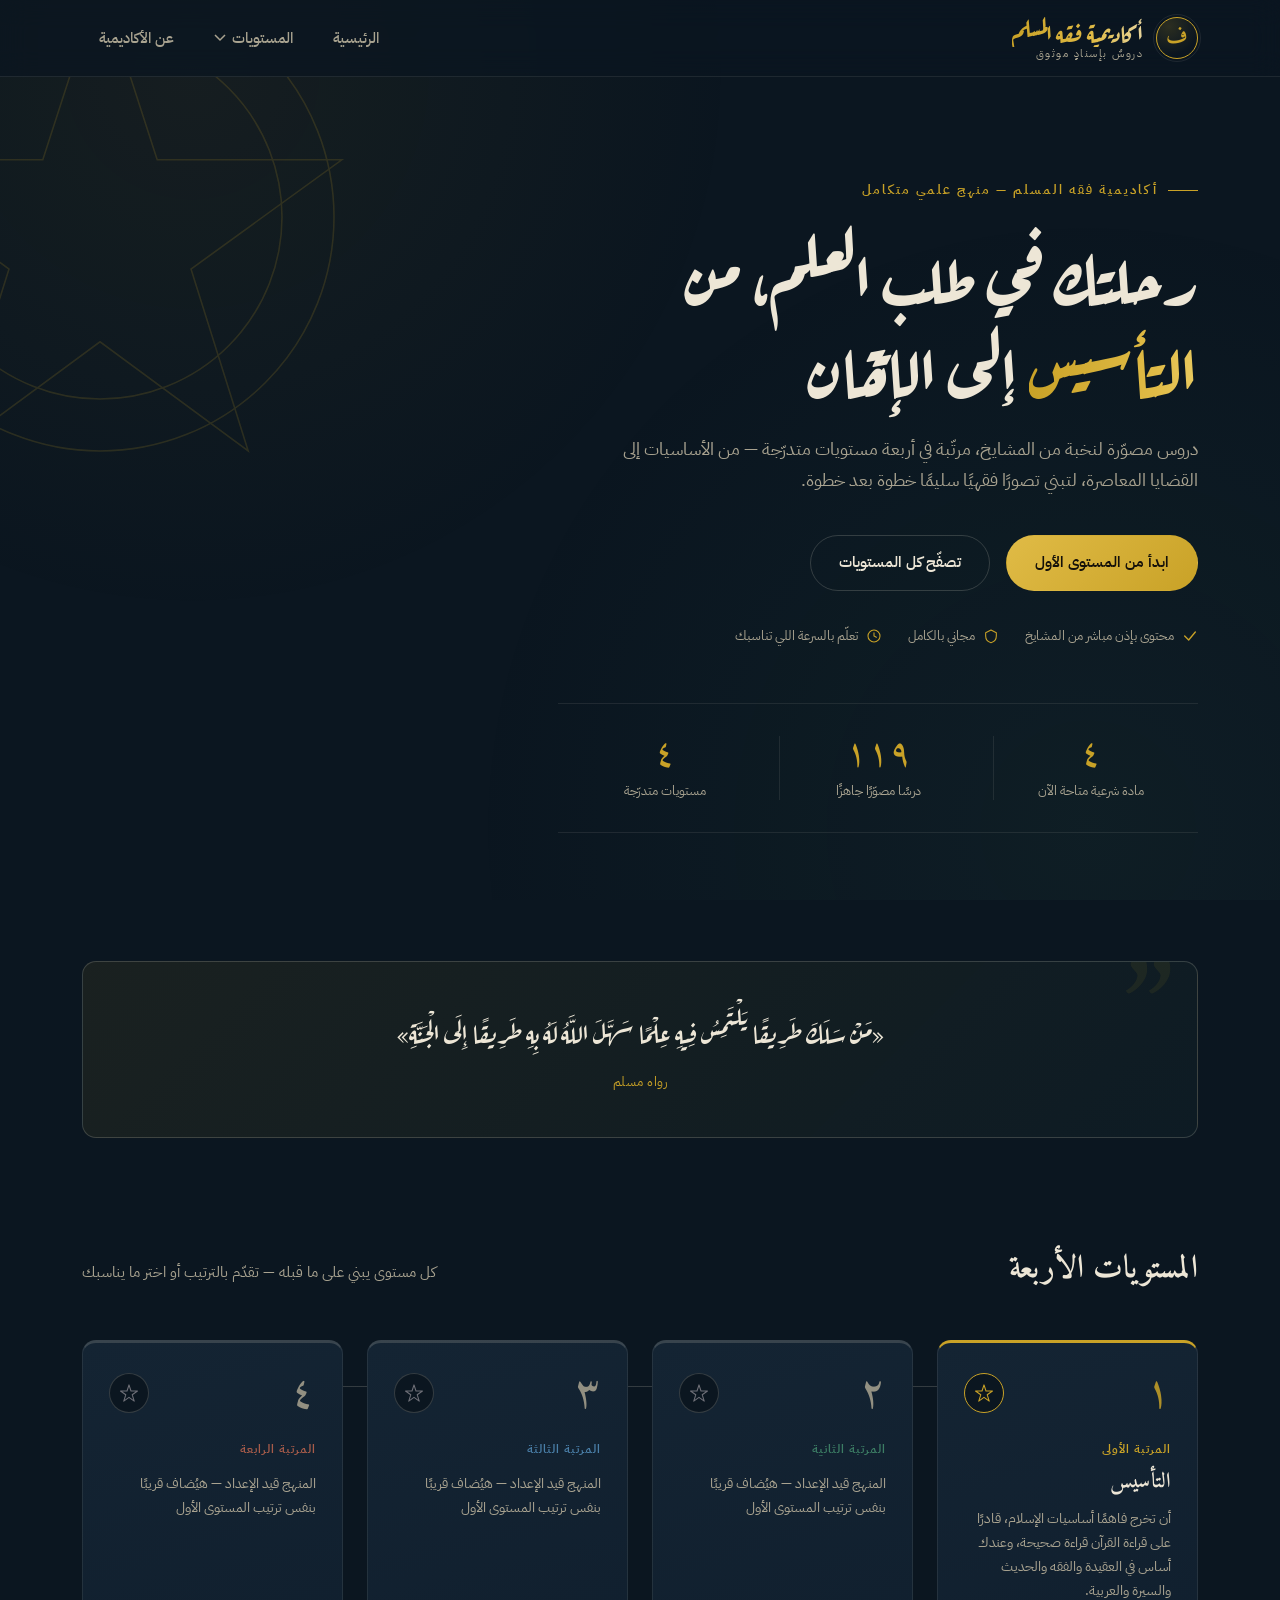
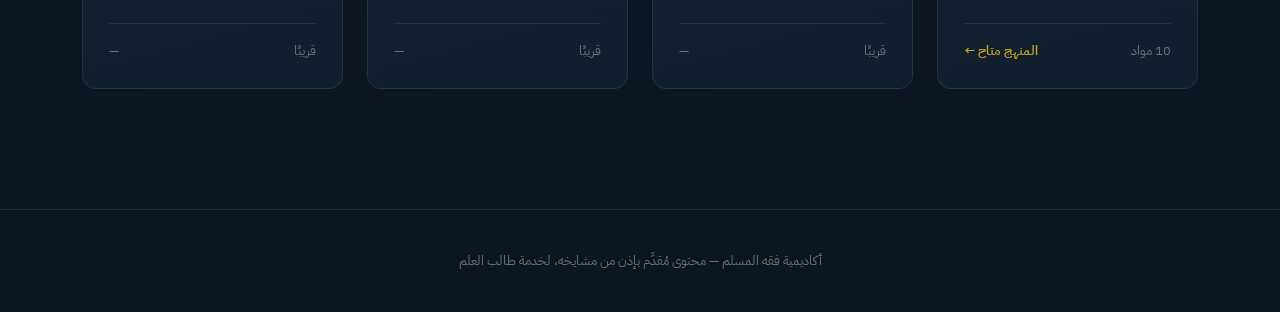
<file: index.html>
<!DOCTYPE html>
<html lang="ar" dir="rtl">
<head>
<meta charset="UTF-8" />
<meta name="viewport" content="width=device-width, initial-scale=1.0" />
<title>أكاديمية فقه المسلم — دروس فقهية موثوقة بإسناد علمي</title>
<meta name="description" content="منصة تعليمية تجمع الدروس الفقهية من الشيوخ الموثوقين، مرتبة في أربعة مستويات تدريجية." />
<meta property="og:title" content="أكاديمية فقه المسلم — دروس فقهية موثوقة بإسناد علمي" />
<meta property="og:description" content="دروس مصوّرة لنخبة من المشايخ، مرتّبة في أربعة مستويات متدرّجة." />
<meta property="og:type" content="website" />
<meta name="theme-color" content="#0B1620" />
<link rel="icon" type="image/svg+xml" href="favicon.svg" />
<link rel="preconnect" href="https://fonts.googleapis.com" />
<link rel="stylesheet" href="css/style.css" />
</head>
<body>

<header class="site-header">
  <div class="wrap">
    <a href="index.html" class="brand">
      <span class="mark">ف</span>
      <span class="brand-text"><span class="gold-shimmer">أكاديمية فقه المسلم</span><small>دروسٌ بإسنادٍ موثوق</small></span>
    </a>
    <nav class="main-nav">
      <a href="index.html"><span class="full">الرئيسية</span></a>
      <div class="nav-item" id="levels-nav-item">
        <button type="button" onclick="document.getElementById('levels-nav-item').classList.toggle('open')">
          <span class="full">المستويات</span>
          <svg viewBox="0 0 12 8" fill="none"><path d="M1 1L6 6L11 1" stroke="currentColor" stroke-width="1.5"/></svg>
        </button>
        <div class="nav-dropdown" id="levels-dropdown"></div>
      </div>
      <a href="#path"><span class="full">عن الأكاديمية</span></a>
    </nav>
  </div>
</header>

<section class="hero">
  <svg class="hero-star" viewBox="0 0 200 200" fill="none" xmlns="http://www.w3.org/2000/svg" aria-hidden="true">
    <g stroke="#C9A227" stroke-width="0.6">
      <polygon points="100,10 122,78 193,78 135,120 157,190 100,148 43,190 65,120 7,78 78,78" />
      <circle cx="100" cy="100" r="90" />
      <circle cx="100" cy="100" r="70" />
    </g>
  </svg>
  <div class="particles" id="particles"></div>
  <div class="wrap">
    <div class="hero-eyebrow">أكاديمية فقه المسلم — منهج علمي متكامل</div>
    <h1>رحلتك في طلب العلم، من <em>التأسيس</em> إلى الإتقان</h1>
    <p class="lead">
      دروس مصوّرة لنخبة من المشايخ، مرتّبة في أربعة مستويات متدرّجة — من الأساسيات إلى القضايا المعاصرة،
      لتبني تصورًا فقهيًا سليمًا خطوة بعد خطوة.
    </p>
    <div class="hero-actions">
      <a href="level.html?level=1" class="btn btn-gold">ابدأ من المستوى الأول</a>
      <a href="#path" class="btn btn-ghost">تصفّح كل المستويات</a>
    </div>

    <div class="trust-badges">
      <span class="badge">
        <svg viewBox="0 0 24 24" fill="none"><path d="M4 12L10 18L20 6" stroke="currentColor" stroke-width="2" stroke-linecap="round" stroke-linejoin="round"/></svg>
        محتوى بإذن مباشر من المشايخ
      </span>
      <span class="badge">
        <svg viewBox="0 0 24 24" fill="none"><path d="M12 3L4 7v5c0 4.5 3.4 8.7 8 10 4.6-1.3 8-5.5 8-10V7l-8-4Z" stroke="currentColor" stroke-width="1.6" stroke-linejoin="round"/></svg>
        مجاني بالكامل
      </span>
      <span class="badge">
        <svg viewBox="0 0 24 24" fill="none"><circle cx="12" cy="12" r="9" stroke="currentColor" stroke-width="1.6"/><path d="M12 7v5l3.5 2" stroke="currentColor" stroke-width="1.6" stroke-linecap="round"/></svg>
        تعلّم بالسرعة اللي تناسبك
      </span>
    </div>

    <div class="stats-bar reveal">
      <div class="stat">
        <span class="num" id="stat-subjects">٠</span>
        <span class="label">مادة شرعية متاحة الآن</span>
      </div>
      <div class="stat">
        <span class="num" id="stat-lessons">٠</span>
        <span class="label">درسًا مصوّرًا جاهزًا</span>
      </div>
      <div class="stat">
        <span class="num" id="stat-levels">٤</span>
        <span class="label">مستويات متدرّجة</span>
      </div>
    </div>
  </div>
</section>

<section class="wrap">
  <div class="hadith-banner reveal">
    <p class="quote">«مَنْ سَلَكَ طَرِيقًا يَلْتَمِسُ فِيهِ عِلْمًا سَهَّلَ اللَّهُ لَهُ بِهِ طَرِيقًا إِلَى الْجَنَّةِ»</p>
    <div class="attribution">رواه مسلم</div>
  </div>
</section>

<section class="path-section" id="path">
  <div class="wrap">
    <div class="section-head reveal">
      <h2>المستويات الأربعة</h2>
      <p>كل مستوى يبني على ما قبله — تقدّم بالترتيب أو اختر ما يناسبك</p>
    </div>
    <div class="path" id="path-grid"></div>
  </div>
</section>

<footer class="site-footer">
  <div class="wrap">
    أكاديمية فقه المسلم — محتوى مُقدَّم بإذن من مشايخه، لخدمة طالب العلم
  </div>
</footer>

<script src="js/effects.js"></script>
<script src="js/data.js"></script>
<script src="js/progress.js"></script>
<script>
  const grid = document.getElementById("path-grid");
  const dropdown = document.getElementById("levels-dropdown");
  SITE_DATA.levels.forEach((level) => {
    const item = document.createElement("a");
    item.href = `level.html?level=${level.id}`;
    item.innerHTML = `<span>${level.name}</span><span class="ord">${level.arabicOrdinal}</span>`;
    dropdown.appendChild(item);
  });
  document.addEventListener("click", (e) => {
    const nav = document.getElementById("levels-nav-item");
    if (!nav.contains(e.target)) nav.classList.remove("open");
  });

  const arabicDigits = { 1: "١", 2: "٢", 3: "٣", 4: "٤" };
  SITE_DATA.levels.forEach((level) => {
    const subjects = level.subjects || [];
    const isReady = subjects.length > 0;
    const card = document.createElement("a");
    card.href = `level.html?level=${level.id}`;
    card.className = "level-card" + (isReady ? "" : " not-ready");
    card.innerHTML = `
      <div class="level-card-top">
        <span class="big-num">${arabicDigits[level.id]}</span>
        <span class="station">
          <svg viewBox="0 0 100 100" fill="none"><polygon points="50,5 61,39 97,39 68,60 79,95 50,74 21,95 32,60 3,39 39,39" stroke="currentColor" stroke-width="6" stroke-linejoin="round"/></svg>
        </span>
      </div>
      <span class="ordinal">المرتبة ${level.arabicOrdinal}</span>
      <h3>${level.name.replace(/^المستوى (الأول|الثاني|الثالث|الرابع)( — )?/, "")}</h3>
      <p>${level.subtitle}</p>
      <div class="meta">
        <span>${isReady ? subjects.length + " مواد" : "قريبًا"}</span>
        <span class="${isReady ? "status-ready" : ""}">${isReady ? "المنهج متاح ←" : "—"}</span>
      </div>
    `;
    grid.appendChild(card);
  });

  if (window.rescanReveal) window.rescanReveal();

  // إحصائيات حية من بيانات الموقع الفعلية
  const allSubjects = SITE_DATA.levels.flatMap((l) => l.subjects || []);
  const readySubjects = allSubjects.filter((s) => (s.lessons || []).some((ls) => ls.youtubeId));
  const totalLessons = allSubjects.reduce(
    (sum, s) => sum + (s.lessons || []).filter((ls) => ls.youtubeId).length,
    0
  );
  const subjectsEl = document.getElementById("stat-subjects");
  const lessonsEl = document.getElementById("stat-lessons");
  const obs = new IntersectionObserver((entries) => {
    entries.forEach((entry) => {
      if (entry.isIntersecting) {
        animateCount(subjectsEl, readySubjects.length);
        animateCount(lessonsEl, totalLessons);
        obs.disconnect();
      }
    });
  });
  obs.observe(document.querySelector(".stats-bar"));

  // جسيمات ذهبية عائمة في الهيرو
  const particlesEl = document.getElementById("particles");
  for (let i = 0; i < 18; i++) {
    const span = document.createElement("span");
    span.style.right = Math.random() * 100 + "%";
    span.style.bottom = "-10px";
    span.style.animationDuration = 8 + Math.random() * 10 + "s";
    span.style.animationDelay = Math.random() * 10 + "s";
    particlesEl.appendChild(span);
  }
</script>

</body>
</html>
</file>
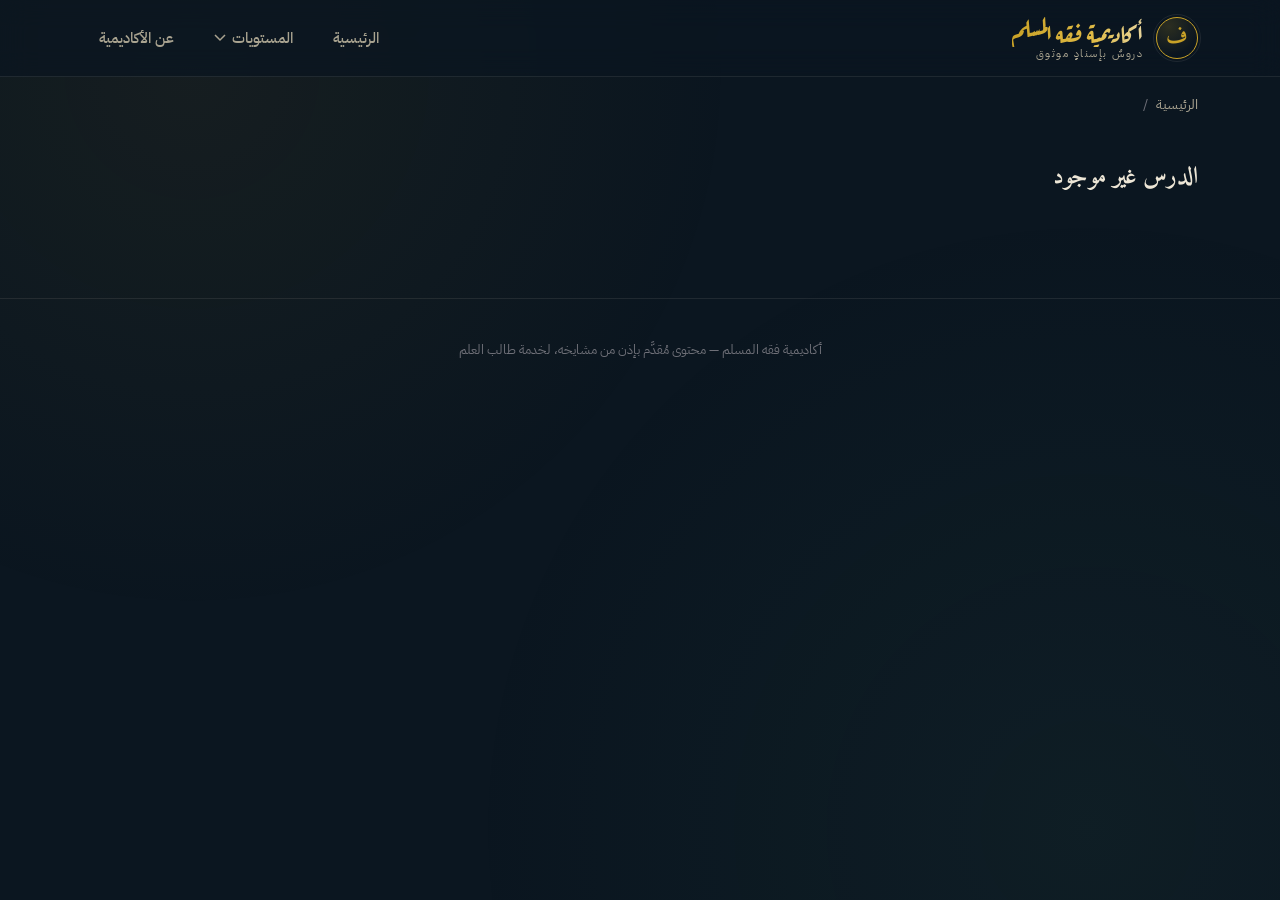
<file: lesson.html>
<!DOCTYPE html>
<html lang="ar" dir="rtl">
<head>
<meta charset="UTF-8" />
<meta name="viewport" content="width=device-width, initial-scale=1.0" />
<title>الدرس — أكاديمية فقه المسلم</title>
<meta name="theme-color" content="#0B1620" />
<link rel="icon" type="image/svg+xml" href="favicon.svg" />
<link rel="preconnect" href="https://fonts.googleapis.com" />
<link rel="stylesheet" href="css/style.css" />
</head>
<body>

<header class="site-header">
  <div class="wrap">
    <a href="index.html" class="brand">
      <span class="mark">ف</span>
      <span class="brand-text"><span class="gold-shimmer">أكاديمية فقه المسلم</span><small>دروسٌ بإسنادٍ موثوق</small></span>
    </a>
    <nav class="main-nav">
      <a href="index.html"><span class="full">الرئيسية</span></a>
      <div class="nav-item" id="levels-nav-item">
        <button type="button" onclick="document.getElementById('levels-nav-item').classList.toggle('open')">
          <span class="full">المستويات</span>
          <svg viewBox="0 0 12 8" fill="none"><path d="M1 1L6 6L11 1" stroke="currentColor" stroke-width="1.5"/></svg>
        </button>
        <div class="nav-dropdown" id="levels-dropdown"></div>
      </div>
      <a href="index.html#path"><span class="full">عن الأكاديمية</span></a>
    </nav>
  </div>
</header>
<div class="wrap" style="padding-top:16px;">
  <nav class="crumbs">
    <a href="index.html">الرئيسية</a>
    <span>/</span>
    <a id="crumb-level" href="#"></a>
  </nav>
</div>

<section class="lesson-page">
  <div class="wrap">
    <div class="player-wrap player-relative">
      <div id="player"></div>
      <div class="end-overlay" id="end-overlay">
        <div class="eyebrow">انتهت الحلقة</div>
        <h3 id="overlay-next-title">جارٍ التحضير...</h3>
        <div class="next-name" id="overlay-next-sheikh"></div>
        <div class="countdown-ring" id="countdown-ring">
          <svg viewBox="0 0 64 64">
            <circle class="track" cx="32" cy="32" r="28"></circle>
            <circle class="fill" id="ring-fill" cx="32" cy="32" r="28"></circle>
          </svg>
          <div class="countdown-num" id="countdown-num">5</div>
        </div>
        <div class="end-actions">
          <button class="btn btn-gold" id="btn-next-now">تشغيل الدرس التالي الآن</button>
          <button class="btn btn-ghost" id="btn-cancel-auto">إلغاء والبقاء هنا</button>
        </div>
      </div>
    </div>

    <div class="lesson-info">
      <div>
        <h1 id="lesson-title"></h1>
        <div class="sheikh-line" id="lesson-sheikh"></div>
        <p class="desc" id="lesson-desc"></p>
      </div>

      <aside class="up-next" id="up-next-panel">
        <div class="label">الدرس التالي</div>
        <div class="next-title" id="side-next-title"></div>
        <div class="next-sheikh" id="side-next-sheikh"></div>
        <a href="#" class="btn btn-gold" id="side-next-btn" style="width:100%">شاهد الدرس التالي</a>

        <div class="other-lessons">
          <div class="label">دروس أخرى في هذا المستوى</div>
          <div id="other-lessons-list"></div>
        </div>
      </aside>
    </div>
  </div>
</section>

<footer class="site-footer">
  <div class="wrap">أكاديمية فقه المسلم — محتوى مُقدَّم بإذن من مشايخه، لخدمة طالب العلم</div>
</footer>

<script src="js/effects.js"></script>
<script src="js/data.js"></script>
<script src="js/progress.js"></script>
<script>
  const params = new URLSearchParams(location.search);
  const lessonId = params.get("id");
  const found = getLesson(lessonId);

  const dropdown = document.getElementById("levels-dropdown");
  SITE_DATA.levels.forEach((lv) => {
    const item = document.createElement("a");
    item.href = `level.html?level=${lv.id}`;
    item.innerHTML = `<span>${lv.name}</span><span class="ord">${lv.arabicOrdinal}</span>`;
    dropdown.appendChild(item);
  });
  document.addEventListener("click", (e) => {
    const nav = document.getElementById("levels-nav-item");
    if (!nav.contains(e.target)) nav.classList.remove("open");
  });

  if (!found) {
    document.querySelector(".lesson-page .wrap").innerHTML = "<h1>الدرس غير موجود</h1>";
  } else {
    const { lesson, level, subject } = found;
    document.title = `${lesson.title} — أكاديمية فقه المسلم`;
    document.getElementById("crumb-level").textContent = `${level.name} — ${subject.name}`;
    document.getElementById("crumb-level").href = `subject.html?id=${subject.id}`;
    document.getElementById("lesson-title").textContent = lesson.title;
    document.getElementById("lesson-sheikh").textContent = `${subject.teacher} — ${subject.name}`;
    document.getElementById("lesson-desc").textContent = subject.goal;

    if (!lesson.youtubeId) {
      document.querySelector(".player-wrap").innerHTML =
        '<div style="padding:80px 24px;text-align:center;color:var(--paper-dim)">الفيديو هيُضاف قريبًا لهذا الدرس</div>';
    }

    // لوحة "الدرس التالي" الجانبية
    const next = getAdjacentLesson(lesson.id, "next");
    const upNextPanel = document.getElementById("up-next-panel");
    if (next) {
      document.getElementById("side-next-title").textContent = next.lesson.title;
      document.getElementById("side-next-sheikh").textContent = subject.teacher;
      document.getElementById("side-next-btn").href = `lesson.html?id=${next.lesson.id}`;
    } else {
      upNextPanel.innerHTML = `<div class="label">تهانينا</div><div class="next-title">أنهيت كل دروس هذه المادة 🎉</div>`;
    }

    // قائمة دروس المادة الحالية
    const otherList = document.getElementById("other-lessons-list");
    subject.lessons.forEach((l) => {
      const row = document.createElement("a");
      row.href = l.youtubeId ? `lesson.html?id=${l.id}` : "#";
      row.className = "mini-lesson" + (isLessonDone(l.id) ? " done" : "");
      row.innerHTML = `<span class="dot"></span><span>${l.title}</span>`;
      if (l.id === lesson.id) row.style.color = "var(--gold-bright)";
      otherList.appendChild(row);
    });

    // ====== مشغّل يوتيوب + منطق نهاية الحلقة ======
    let ytPlayer;
    let countdownTimer;

    window.onYouTubeIframeAPIReady = function () {
      if (!lesson.youtubeId) return;
      ytPlayer = new YT.Player("player", {
        videoId: lesson.youtubeId,
        playerVars: { rel: 0 },
        events: { onStateChange: onPlayerStateChange },
      });
    };

    function onPlayerStateChange(e) {
      if (e.data === YT.PlayerState.ENDED) {
        markLessonDone(lesson.id);
        showEndOverlay();
      }
    }

    function showEndOverlay() {
      const overlay = document.getElementById("end-overlay");
      const nextTitleEl = document.getElementById("overlay-next-title");
      const nextSheikhEl = document.getElementById("overlay-next-sheikh");
      const nextBtn = document.getElementById("btn-next-now");

      if (next) {
        nextTitleEl.textContent = `الدرس التالي: ${next.lesson.title}`;
        nextSheikhEl.textContent = subject.teacher;
        nextBtn.onclick = () => (location.href = `lesson.html?id=${next.lesson.id}`);
        startCountdown(() => (location.href = `lesson.html?id=${next.lesson.id}`));
      } else {
        nextTitleEl.textContent = "أتممت هذا المستوى بأكمله 🎉";
        nextSheikhEl.textContent = "";
        nextBtn.textContent = "العودة للمستويات";
        nextBtn.onclick = () => (location.href = "index.html");
      }
      overlay.classList.add("show");
    }

    function startCountdown(onComplete) {
      const RADIUS = 28;
      const CIRC = 2 * Math.PI * RADIUS;
      const ring = document.getElementById("ring-fill");
      ring.style.strokeDasharray = CIRC;
      ring.style.strokeDashoffset = 0;
      let secondsLeft = 5;
      const numEl = document.getElementById("countdown-num");
      numEl.textContent = secondsLeft;

      countdownTimer = setInterval(() => {
        secondsLeft -= 1;
        numEl.textContent = Math.max(secondsLeft, 0);
        ring.style.strokeDashoffset = CIRC * (1 - secondsLeft / 5);
        if (secondsLeft <= 0) {
          clearInterval(countdownTimer);
          onComplete();
        }
      }, 1000);
    }

    document.getElementById("btn-cancel-auto").addEventListener("click", () => {
      clearInterval(countdownTimer);
      document.getElementById("end-overlay").classList.remove("show");
    });

    if (lesson.youtubeId) {
      const tag = document.createElement("script");
      tag.src = "https://www.youtube.com/iframe_api";
      document.body.appendChild(tag);
    }
  }
</script>

</body>
</html>
</file>
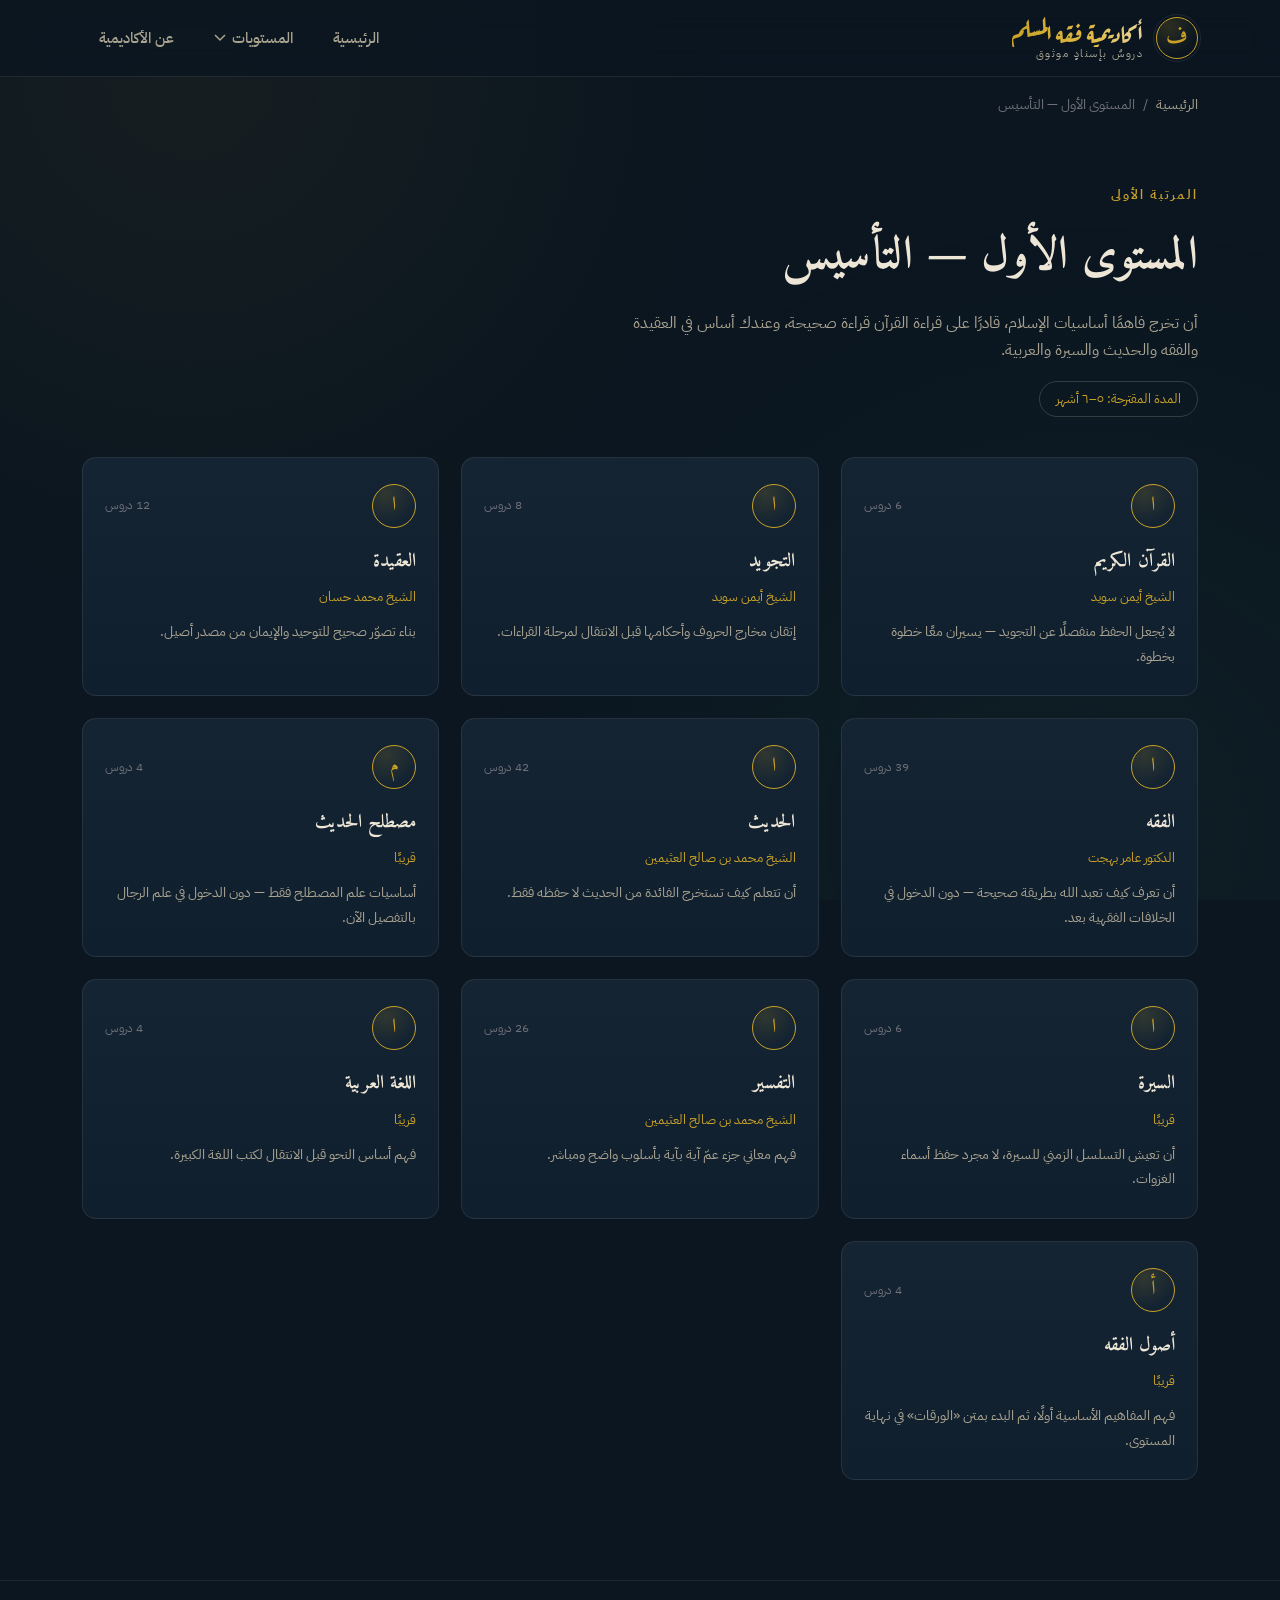
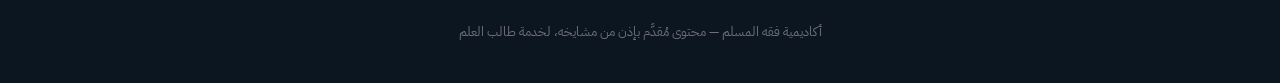
<file: level.html>
<!DOCTYPE html>
<html lang="ar" dir="rtl">
<head>
<meta charset="UTF-8" />
<meta name="viewport" content="width=device-width, initial-scale=1.0" />
<title>المستوى — أكاديمية فقه المسلم</title>
<meta name="theme-color" content="#0B1620" />
<link rel="icon" type="image/svg+xml" href="favicon.svg" />
<link rel="preconnect" href="https://fonts.googleapis.com" />
<link rel="stylesheet" href="css/style.css" />
</head>
<body>

<header class="site-header">
  <div class="wrap">
    <a href="index.html" class="brand">
      <span class="mark">ف</span>
      <span class="brand-text"><span class="gold-shimmer">أكاديمية فقه المسلم</span><small>دروسٌ بإسنادٍ موثوق</small></span>
    </a>
    <nav class="main-nav">
      <a href="index.html"><span class="full">الرئيسية</span></a>
      <div class="nav-item" id="levels-nav-item">
        <button type="button" onclick="document.getElementById('levels-nav-item').classList.toggle('open')">
          <span class="full">المستويات</span>
          <svg viewBox="0 0 12 8" fill="none"><path d="M1 1L6 6L11 1" stroke="currentColor" stroke-width="1.5"/></svg>
        </button>
        <div class="nav-dropdown" id="levels-dropdown"></div>
      </div>
      <a href="index.html#path"><span class="full">عن الأكاديمية</span></a>
    </nav>
  </div>
</header>
<div class="wrap" style="padding-top:16px;">
  <nav class="crumbs">
    <a href="index.html">الرئيسية</a>
    <span>/</span>
    <span id="crumb-level">المستوى</span>
  </nav>
</div>

<section class="level-header">
  <div class="wrap">
    <span class="ordinal" id="level-ordinal"></span>
    <h1 id="level-title"></h1>
    <p id="level-subtitle"></p>
  </div>
</section>

<section class="wrap">
  <div class="lessons-grid" id="lessons-grid"></div>
</section>

<footer class="site-footer">
  <div class="wrap">أكاديمية فقه المسلم — محتوى مُقدَّم بإذن من مشايخه، لخدمة طالب العلم</div>
</footer>

<script src="js/effects.js"></script>
<script src="js/data.js"></script>
<script src="js/progress.js"></script>
<script>
  const params = new URLSearchParams(location.search);
  const levelId = params.get("level") || 1;
  const level = getLevel(levelId);

  const dropdown = document.getElementById("levels-dropdown");
  SITE_DATA.levels.forEach((lv) => {
    const item = document.createElement("a");
    item.href = `level.html?level=${lv.id}`;
    item.innerHTML = `<span>${lv.name}</span><span class="ord">${lv.arabicOrdinal}</span>`;
    dropdown.appendChild(item);
  });
  document.addEventListener("click", (e) => {
    const nav = document.getElementById("levels-nav-item");
    if (!nav.contains(e.target)) nav.classList.remove("open");
  });

  if (!level) {
    document.querySelector(".level-header .wrap").innerHTML = "<h1>المستوى غير موجود</h1>";
  } else {
    document.getElementById("crumb-level").textContent = level.name;
    document.getElementById("level-ordinal").textContent = `المرتبة ${level.arabicOrdinal}`;
    document.getElementById("level-title").textContent = level.name;
    document.getElementById("level-subtitle").textContent = level.subtitle;
    if (level.duration) {
      document.getElementById("level-subtitle").insertAdjacentHTML(
        "afterend",
        `<div class="level-duration">${level.duration}</div>`
      );
    }
    document.title = `${level.name} — أكاديمية فقه المسلم`;

    const grid = document.getElementById("lessons-grid");
    const subjects = level.subjects || [];

    if (subjects.length === 0) {
      grid.innerHTML = `
        <div class="soon-panel">
          <span class="mark">ف</span>
          <h3>المنهج قيد الإعداد</h3>
          <p>هنضيف مواد هذا المستوى بنفس تفصيل المستوى الأول قريبًا بإذن الله.</p>
          <a href="level.html?level=1" class="btn btn-gold">تصفّح المستوى الأول</a>
        </div>`;
    } else {
      subjects.forEach((subject) => {
        const card = document.createElement("a");
        card.href = `subject.html?id=${subject.id}`;
        card.className = "subject-card reveal";
        card.innerHTML = `
          <div class="subject-top">
            <span class="subject-icon">${subject.name.charAt(0)}</span>
            <span class="topic-count">${subject.lessons.length} دروس</span>
          </div>
          <h3>${subject.name}</h3>
          <div class="teacher-line">${subject.teacher}</div>
          <p class="goal">${subject.goal}</p>
        `;
        grid.appendChild(card);
      });
    }
  }
  if (window.rescanReveal) window.rescanReveal();
</script>

</body>
</html>
</file>
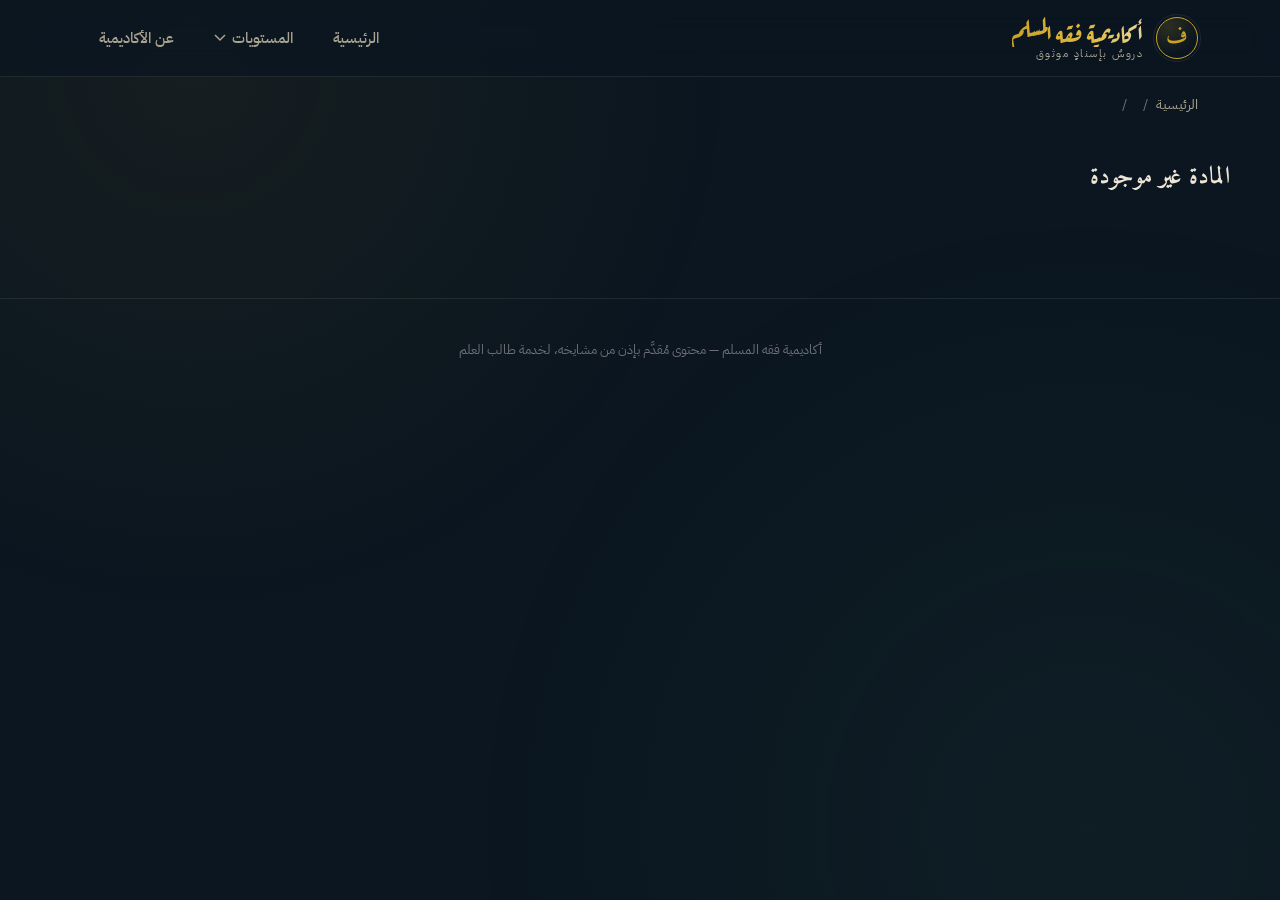
<file: subject.html>
<!DOCTYPE html>
<html lang="ar" dir="rtl">
<head>
<meta charset="UTF-8" />
<meta name="viewport" content="width=device-width, initial-scale=1.0" />
<title>المادة — أكاديمية فقه المسلم</title>
<meta name="theme-color" content="#0B1620" />
<link rel="icon" type="image/svg+xml" href="favicon.svg" />
<link rel="preconnect" href="https://fonts.googleapis.com" />
<link rel="stylesheet" href="css/style.css" />
</head>
<body>

<header class="site-header">
  <div class="wrap">
    <a href="index.html" class="brand">
      <span class="mark">ف</span>
      <span class="brand-text"><span class="gold-shimmer">أكاديمية فقه المسلم</span><small>دروسٌ بإسنادٍ موثوق</small></span>
    </a>
    <nav class="main-nav">
      <a href="index.html"><span class="full">الرئيسية</span></a>
      <div class="nav-item" id="levels-nav-item">
        <button type="button" onclick="document.getElementById('levels-nav-item').classList.toggle('open')">
          <span class="full">المستويات</span>
          <svg viewBox="0 0 12 8" fill="none"><path d="M1 1L6 6L11 1" stroke="currentColor" stroke-width="1.5"/></svg>
        </button>
        <div class="nav-dropdown" id="levels-dropdown"></div>
      </div>
      <a href="index.html#path"><span class="full">عن الأكاديمية</span></a>
    </nav>
  </div>
</header>
<div class="wrap" style="padding-top:16px;">
  <nav class="crumbs">
    <a href="index.html">الرئيسية</a>
    <span>/</span>
    <a id="crumb-level" href="#"></a>
    <span>/</span>
    <span id="crumb-subject"></span>
  </nav>
</div>

<section class="subject-page wrap">
  <div class="subject-page-head">
    <span class="subject-icon lg" id="subject-icon"></span>
    <div>
      <h1 id="subject-title"></h1>
      <div class="teacher-line" id="subject-teacher"></div>
    </div>
  </div>

  <div class="subject-body">
    <div class="subject-main">
      <div class="info-block" id="goal-block">
        <h3>هدف المادة في هذا المستوى</h3>
        <p id="subject-goal"></p>
      </div>
      <div class="info-block" id="reference-block" style="display:none">
        <h3>المرجع</h3>
        <p id="subject-reference"></p>
      </div>
      <div class="info-block">
        <h3>الدروس</h3>
        <ol class="lessons-grid-thumbs" id="lessons-list"></ol>
      </div>
    </div>

    <aside class="up-next" id="subject-side">
      <div class="label">مادة أخرى في نفس المستوى</div>
      <div id="other-subjects-list"></div>
    </aside>
  </div>
</section>

<footer class="site-footer">
  <div class="wrap">أكاديمية فقه المسلم — محتوى مُقدَّم بإذن من مشايخه، لخدمة طالب العلم</div>
</footer>

<script src="js/effects.js"></script>
<script src="js/data.js"></script>
<script src="js/progress.js"></script>
<script>
  const params = new URLSearchParams(location.search);
  const subjectId = params.get("id");
  const found = getSubject(subjectId);

  const dropdown = document.getElementById("levels-dropdown");
  SITE_DATA.levels.forEach((lv) => {
    const item = document.createElement("a");
    item.href = `level.html?level=${lv.id}`;
    item.innerHTML = `<span>${lv.name}</span><span class="ord">${lv.arabicOrdinal}</span>`;
    dropdown.appendChild(item);
  });
  document.addEventListener("click", (e) => {
    const nav = document.getElementById("levels-nav-item");
    if (!nav.contains(e.target)) nav.classList.remove("open");
  });

  if (!found) {
    document.querySelector(".subject-page").innerHTML = "<h1>المادة غير موجودة</h1>";
  } else {
    const { subject, level } = found;
    document.title = `${subject.name} — أكاديمية فقه المسلم`;
    document.getElementById("crumb-level").textContent = level.name;
    document.getElementById("crumb-level").href = `level.html?level=${level.id}`;
    document.getElementById("crumb-subject").textContent = subject.name;
    document.getElementById("subject-icon").textContent = subject.name.charAt(0);
    document.getElementById("subject-title").textContent = subject.name;
    document.getElementById("subject-teacher").textContent = subject.teacherNote
      ? `${subject.teacher} — ${subject.teacherNote}`
      : subject.teacher;
    document.getElementById("subject-goal").textContent = subject.goal;

    if (subject.reference) {
      document.getElementById("reference-block").style.display = "block";
      document.getElementById("subject-reference").textContent = subject.reference;
    }

    const list = document.getElementById("lessons-list");
    list.className = "lessons-grid-thumbs";
    (subject.lessons || []).forEach((lesson, idx) => {
      const li = document.createElement("li");
      const hasVideo = !!lesson.youtubeId;
      const cardClass = "lesson-thumb-card" + (hasVideo ? "" : " soon");
      const inner = `
        <div class="lesson-thumb-img">
          ${hasVideo
            ? `<img src="https://img.youtube.com/vi/${lesson.youtubeId}/hqdefault.jpg" alt="" loading="lazy" />
               <div class="play"><svg viewBox="0 0 60 60" fill="none"><circle cx="30" cy="30" r="29" stroke="#EDE6D6" stroke-width="1.5"/><path d="M24 20L42 30L24 40V20Z" fill="#EDE6D6"/></svg></div>`
            : `<div class="soon-thumb">قريبًا</div>`
          }
          <span class="lesson-thumb-num">${idx + 1}</span>
        </div>
        <div class="lesson-thumb-title">${lesson.title}</div>
      `;
      li.innerHTML = hasVideo
        ? `<a href="lesson.html?id=${lesson.id}" class="${cardClass}">${inner}</a>`
        : `<div class="${cardClass}">${inner}</div>`;
      list.appendChild(li);
    });

    const otherList = document.getElementById("other-subjects-list");
    level.subjects.forEach((s) => {
      const row = document.createElement("a");
      row.href = `subject.html?id=${s.id}`;
      row.className = "mini-lesson";
      if (s.id === subject.id) row.style.color = "var(--gold-bright)";
      row.innerHTML = `<span class="dot"></span><span>${s.name}</span>`;
      otherList.appendChild(row);
    });
  }
  if (window.rescanReveal) window.rescanReveal();
</script>

</body>
</html>
</file>
<file: css/style.css>
/* ============================================================
   فقه المسلم — نظام التصميم
   لوحة الألوان: حبر ليلي داكن + ذهبي مطفي (وحي من زخرفة المخطوطات)
   ============================================================ */

@import url("https://fonts.googleapis.com/css2?family=Amiri:ital,wght@0,400;0,700;1,400&family=Aref+Ruqaa:wght@400;700&family=IBM+Plex+Sans+Arabic:wght@300;400;500;600;700&display=swap");

:root {
  --bg: #0b1620;
  --bg-raise: #101f2e;
  --panel: #142433;
  --line: rgba(237, 230, 214, 0.09);
  --line-strong: rgba(237, 230, 214, 0.18);
  --gold: #c9a227;
  --gold-bright: #e0bb46;
  --gold-soft: rgba(201, 162, 39, 0.14);
  --paper: #ede6d6;
  --paper-dim: #a9a390;
  --paper-faint: #6f7078;
  --emerald: #3c7d64;
  --emerald-soft: rgba(60, 125, 100, 0.18);
  --radius: 14px;
  --radius-sm: 8px;
  --shadow-lift: 0 20px 60px -20px rgba(0, 0, 0, 0.6);
  --ease: cubic-bezier(0.22, 1, 0.36, 1);
}

* {
  box-sizing: border-box;
  margin: 0;
  padding: 0;
}

html {
  scroll-behavior: smooth;
}

body {
  background: var(--bg);
  color: var(--paper);
  font-family: "IBM Plex Sans Arabic", sans-serif;
  direction: rtl;
  line-height: 1.7;
  min-height: 100vh;
  position: relative;
  overflow-x: hidden;
}

/* خلفية زخرفية خفيفة جدًا — نجمة ثمانية في زوايا الصفحة */
body::before {
  content: "";
  position: fixed;
  inset: 0;
  pointer-events: none;
  z-index: 0;
  background-image: radial-gradient(
      circle at 15% 8%,
      rgba(201, 162, 39, 0.06),
      transparent 40%
    ),
    radial-gradient(circle at 85% 92%, rgba(60, 125, 100, 0.08), transparent 45%);
}

a {
  color: inherit;
  text-decoration: none;
}

img,
svg {
  display: block;
  max-width: 100%;
}

h1,
h2,
h3,
h4 {
  font-family: "Amiri", serif;
  font-weight: 700;
  letter-spacing: 0.2px;
}

::selection {
  background: var(--gold-soft);
  color: var(--gold-bright);
}

/* عدم استخدام حركات لمن يفضّل تقليل الحركة */
@media (prefers-reduced-motion: reduce) {
  *,
  *::before,
  *::after {
    animation-duration: 0.001ms !important;
    animation-iteration-count: 1 !important;
    transition-duration: 0.001ms !important;
    scroll-behavior: auto !important;
  }
}

.wrap {
  max-width: 1180px;
  margin: 0 auto;
  padding: 0 32px;
  position: relative;
  z-index: 1;
}
@media (min-width: 1400px) {
  .wrap { max-width: 1320px; }
}
@media (max-width: 560px) {
  .wrap { padding: 0 20px; }
}

/* ===================== الهيدر ===================== */
.site-header {
  position: sticky;
  top: 0;
  z-index: 50;
  backdrop-filter: blur(14px);
  background: rgba(11, 22, 32, 0.72);
  border-bottom: 1px solid var(--line);
}

.site-header .wrap {
  display: flex;
  align-items: center;
  justify-content: space-between;
  height: 76px;
}

.brand {
  display: flex;
  align-items: center;
  gap: 13px;
  font-family: "Aref Ruqaa", serif;
  font-size: 25px;
  font-weight: 700;
  color: var(--paper);
}

.brand .mark {
  width: 42px;
  height: 42px;
  border-radius: 50%;
  border: 1px solid var(--gold);
  display: flex;
  align-items: center;
  justify-content: center;
  font-family: "Amiri", serif;
  font-size: 22px;
  font-weight: 700;
  color: var(--gold);
  background: radial-gradient(circle at 30% 20%, rgba(201,162,39,0.18), transparent 70%);
  flex-shrink: 0;
  position: relative;
}
.brand .mark::after {
  content: "";
  position: absolute;
  inset: -4px;
  border-radius: 50%;
  border: 1px solid var(--line);
}

.brand .brand-text {
  display: flex;
  flex-direction: column;
  line-height: 1.3;
}

.brand small {
  display: block;
  font-family: "IBM Plex Sans Arabic", sans-serif;
  font-size: 10.5px;
  font-weight: 400;
  color: var(--paper-dim);
  letter-spacing: 1.5px;
}

/* توهج ذهبي متحرك خفيف على اسم العلامة */
.brand .gold-shimmer {
  background: linear-gradient(90deg, var(--gold) 0%, var(--gold-bright) 25%, var(--paper) 50%, var(--gold-bright) 75%, var(--gold) 100%);
  background-size: 250% auto;
  -webkit-background-clip: text;
  background-clip: text;
  color: transparent;
  animation: shimmer 7s linear infinite;
}
@keyframes shimmer {
  to {
    background-position: -250% center;
  }
}

.crumbs {
  font-size: 14px;
  color: var(--paper-dim);
  display: flex;
  gap: 8px;
  align-items: center;
}
.crumbs a:hover {
  color: var(--gold-bright);
}
.crumbs span {
  color: var(--paper-faint);
}

/* ===================== القائمة العلوية الرئيسية ===================== */
.main-nav {
  display: flex;
  align-items: center;
  gap: 6px;
}
.main-nav > a,
.main-nav > .nav-item > button {
  font-family: "IBM Plex Sans Arabic", sans-serif;
  font-size: 14.5px;
  font-weight: 500;
  color: var(--paper-dim);
  padding: 10px 16px;
  border-radius: 999px;
  background: transparent;
  border: 1px solid transparent;
  cursor: pointer;
  transition: color 0.25s, border-color 0.25s, background 0.25s;
}
.main-nav > a:hover,
.main-nav > .nav-item > button:hover,
.main-nav > .nav-item.open > button {
  color: var(--gold-bright);
  border-color: var(--line-strong);
  background: rgba(201, 162, 39, 0.06);
}
.nav-item {
  position: relative;
}
.nav-item > button {
  display: flex;
  align-items: center;
  gap: 6px;
}
.nav-item > button svg {
  width: 12px;
  height: 12px;
  transition: transform 0.25s;
}
.nav-item.open > button svg {
  transform: rotate(180deg);
}
.nav-dropdown {
  position: absolute;
  top: calc(100% + 10px);
  left: 0;
  min-width: 260px;
  background: linear-gradient(180deg, var(--panel), var(--bg-raise));
  border: 1px solid var(--line-strong);
  border-radius: var(--radius-sm);
  box-shadow: var(--shadow-lift);
  padding: 10px;
  opacity: 0;
  visibility: hidden;
  transform: translateY(-6px);
  transition: opacity 0.22s var(--ease), transform 0.22s var(--ease), visibility 0.22s;
  z-index: 60;
}
.nav-item.open .nav-dropdown {
  opacity: 1;
  visibility: visible;
  transform: translateY(0);
}
.nav-dropdown a {
  display: flex;
  align-items: baseline;
  justify-content: space-between;
  gap: 10px;
  padding: 11px 12px;
  border-radius: 6px;
  font-size: 14px;
  color: var(--paper);
  transition: background 0.2s, color 0.2s;
}
.nav-dropdown a:hover {
  background: var(--gold-soft);
  color: var(--gold-bright);
}
.nav-dropdown a .ord {
  font-size: 11px;
  color: var(--paper-faint);
}

@media (max-width: 720px) {
  .main-nav > a span.full,
  .main-nav .nav-item > button span.full {
    display: none;
  }
}

/* ===================== زر ذهبي ===================== */
.btn {
  display: inline-flex;
  align-items: center;
  justify-content: center;
  gap: 10px;
  padding: 14px 28px;
  border-radius: 999px;
  font-family: "IBM Plex Sans Arabic", sans-serif;
  font-weight: 600;
  font-size: 15px;
  cursor: pointer;
  border: 1px solid transparent;
  transition: transform 0.25s var(--ease), box-shadow 0.25s var(--ease),
    background 0.25s var(--ease), border-color 0.25s var(--ease);
}
.btn-gold {
  background: linear-gradient(135deg, var(--gold-bright), var(--gold));
  color: #14100a;
}
.btn-gold:hover {
  transform: translateY(-2px);
  box-shadow: 0 12px 30px -8px rgba(201, 162, 39, 0.5);
}
.btn-ghost {
  background: transparent;
  border-color: var(--line-strong);
  color: var(--paper);
}
.btn-ghost:hover {
  border-color: var(--gold);
  color: var(--gold-bright);
}

/* ===================== الهيرو ===================== */
.hero {
  position: relative;
  padding: 96px 0 64px;
  overflow: hidden;
}

.hero-star {
  position: absolute;
  top: -120px;
  left: -160px;
  width: 520px;
  height: 520px;
  opacity: 0.16;
  animation: spin-slow 140s linear infinite;
  z-index: 0;
}
@keyframes spin-slow {
  to {
    transform: rotate(360deg);
  }
}

.hero-eyebrow {
  display: inline-flex;
  align-items: center;
  gap: 10px;
  color: var(--gold);
  font-size: 13px;
  letter-spacing: 2px;
  font-weight: 600;
  margin-bottom: 22px;
  opacity: 0;
  animation: fade-up 0.8s var(--ease) forwards;
}
.hero-eyebrow::before {
  content: "";
  width: 30px;
  height: 1px;
  background: var(--gold);
}

@keyframes fade-up {
  from {
    opacity: 0;
    transform: translateY(14px);
  }
  to {
    opacity: 1;
    transform: translateY(0);
  }
}

.hero h1 {
  font-family: "Aref Ruqaa", serif;
  font-size: clamp(40px, 5.6vw, 72px);
  line-height: 1.3;
  max-width: 16ch;
  color: var(--paper);
  opacity: 0;
  animation: fade-up 0.8s var(--ease) 0.1s forwards;
}
.hero h1 em {
  font-style: normal;
  background: linear-gradient(90deg, var(--gold) 0%, var(--gold-bright) 30%, #f2d97a 50%, var(--gold-bright) 70%, var(--gold) 100%);
  background-size: 250% auto;
  -webkit-background-clip: text;
  background-clip: text;
  color: transparent;
  animation: shimmer 6s linear infinite;
}

.hero p.lead {
  opacity: 0;
  animation: fade-up 0.8s var(--ease) 0.2s forwards;
}
.hero-actions {
  opacity: 0;
  animation: fade-up 0.8s var(--ease) 0.3s forwards;
}

.hero p.lead {
  margin-top: 24px;
  max-width: 56ch;
  color: var(--paper-dim);
  font-size: 18px;
}

.hero-actions {
  margin-top: 40px;
  display: flex;
  gap: 16px;
  flex-wrap: wrap;
}

/* شارات ثقة أسفل أزرار الهيرو */
.trust-badges {
  display: flex;
  flex-wrap: wrap;
  gap: 10px 26px;
  margin-top: 34px;
  opacity: 0;
  animation: fade-up 0.8s var(--ease) 0.4s forwards;
}
.trust-badges .badge {
  display: flex;
  align-items: center;
  gap: 8px;
  font-size: 13px;
  color: var(--paper-dim);
}
.trust-badges .badge svg {
  width: 16px;
  height: 16px;
  color: var(--gold);
  flex-shrink: 0;
}

/* ===================== مسار المستويات ===================== */
.path-section {
  padding: 40px 0 120px;
  position: relative;
}

.section-head {
  display: flex;
  align-items: baseline;
  justify-content: space-between;
  margin-bottom: 44px;
  flex-wrap: wrap;
  gap: 12px;
}
.section-head h2 {
  font-size: 32px;
  color: var(--paper);
}
.section-head p {
  color: var(--paper-dim);
  font-size: 15px;
}

.path {
  position: relative;
  display: grid;
  grid-template-columns: repeat(4, 1fr);
  gap: 24px;
}
.path::before {
  content: "";
  position: absolute;
  top: 46px;
  right: 8%;
  left: 8%;
  height: 1px;
  background: linear-gradient(
    90deg,
    transparent,
    var(--line-strong) 10%,
    var(--line-strong) 90%,
    transparent
  );
  z-index: 0;
}

@media (max-width: 880px) and (min-width: 641px) {
  .path {
    grid-template-columns: repeat(2, 1fr);
  }
  .path::before {
    display: none;
  }
}
@media (max-width: 640px) {
  .path {
    grid-template-columns: 1fr;
  }
  .path::before {
    display: none;
  }
}

.level-card {
  position: relative;
  z-index: 1;
  background: linear-gradient(165deg, var(--panel), var(--bg-raise));
  border: 1px solid var(--line);
  border-top: 3px solid var(--accent, var(--gold));
  border-radius: var(--radius);
  padding: 30px 26px 26px;
  transition: transform 0.3s var(--ease), border-color 0.3s var(--ease),
    box-shadow 0.3s var(--ease);
  opacity: 0;
  transform: translateY(18px);
  animation: rise 0.7s var(--ease) forwards;
  display: flex;
  flex-direction: column;
}
.level-card:nth-child(1) { animation-delay: 0.05s; --accent: #c9a227; }
.level-card:nth-child(2) { animation-delay: 0.15s; --accent: #3c7d64; }
.level-card:nth-child(3) { animation-delay: 0.25s; --accent: #4a7fa8; }
.level-card:nth-child(4) { animation-delay: 0.35s; --accent: #a85c4a; }

@keyframes rise {
  to {
    opacity: 1;
    transform: translateY(0);
  }
}

.level-card::before {
  content: "";
  position: absolute;
  inset: 0;
  border-radius: var(--radius);
  padding: 1px;
  background: linear-gradient(135deg, var(--accent, var(--gold)), transparent 40%, transparent 60%, var(--accent, var(--gold)));
  -webkit-mask: linear-gradient(#000 0 0) content-box, linear-gradient(#000 0 0);
  -webkit-mask-composite: xor;
  mask-composite: exclude;
  opacity: 0;
  transition: opacity 0.35s var(--ease);
  pointer-events: none;
}
.level-card:hover::before {
  opacity: 1;
}

.level-card:hover {
  transform: translateY(-6px);
  border-color: var(--accent, var(--gold));
  box-shadow: var(--shadow-lift), 0 0 40px -12px color-mix(in srgb, var(--accent, var(--gold)) 55%, transparent);
}

.level-card.not-ready {
  border-top-color: var(--line-strong);
}
.level-card.not-ready .station {
  border-color: var(--line-strong);
  color: var(--paper-faint);
}
.level-card.not-ready:hover {
  transform: translateY(-3px);
  border-color: var(--line-strong);
  box-shadow: var(--shadow-lift);
}
.level-card.not-ready h3,
.level-card.not-ready .big-num {
  color: var(--paper-dim);
}

.level-card-top {
  display: flex;
  align-items: flex-start;
  justify-content: space-between;
  margin-bottom: 22px;
}

.level-card .big-num {
  font-family: "Amiri", serif;
  font-size: 44px;
  color: var(--accent, var(--gold));
  line-height: 1;
  opacity: 0.85;
}

.level-card .station {
  width: 40px;
  height: 40px;
  border-radius: 50%;
  border: 1px solid var(--accent, var(--gold));
  color: var(--accent, var(--gold));
  display: flex;
  align-items: center;
  justify-content: center;
  background: var(--bg);
  font-family: "Amiri", serif;
}
.level-card .station svg {
  width: 18px;
  height: 18px;
}

.level-card h3 {
  font-size: 21px;
  color: var(--paper);
  margin-bottom: 8px;
}
.level-card .ordinal {
  font-size: 12px;
  color: var(--accent, var(--gold));
  letter-spacing: 1px;
  margin-bottom: 4px;
  display: block;
  font-weight: 600;
}
.level-card p {
  color: var(--paper-dim);
  font-size: 14px;
  margin-bottom: 20px;
  flex: 1;
}

.level-card .meta {
  display: flex;
  align-items: center;
  justify-content: space-between;
  font-size: 13px;
  color: var(--paper-faint);
  border-top: 1px solid var(--line);
  padding-top: 16px;
}
.level-card .meta .status-ready {
  color: var(--accent, var(--gold));
  font-weight: 600;
}

.progress-track {
  width: 100%;
  height: 4px;
  border-radius: 4px;
  background: var(--line);
  overflow: hidden;
  margin-top: 12px;
}
.progress-fill {
  height: 100%;
  background: linear-gradient(90deg, var(--emerald), var(--gold));
  border-radius: 4px;
  transition: width 0.5s var(--ease);
}

/* ===================== شبكة الدروس ===================== */
.level-header {
  padding: 64px 0 40px;
}
.level-header .ordinal {
  color: var(--gold);
  font-size: 13px;
  letter-spacing: 2px;
  font-weight: 600;
}
.level-header h1 {
  font-size: clamp(30px, 4vw, 46px);
  margin-top: 10px;
}
.level-header p {
  color: var(--paper-dim);
  margin-top: 14px;
  max-width: 60ch;
  font-size: 16px;
}
.level-duration {
  display: inline-block;
  margin-top: 16px;
  font-size: 13px;
  color: var(--gold);
  border: 1px solid var(--line-strong);
  border-radius: 999px;
  padding: 6px 16px;
}

/* ===================== كروت المواد ===================== */
.subject-card {
  position: relative;
  background: linear-gradient(180deg, var(--panel), var(--bg-raise));
  border: 1px solid var(--line);
  border-radius: var(--radius);
  padding: 26px 22px;
  transition: transform 0.3s var(--ease), border-color 0.3s var(--ease), box-shadow 0.3s var(--ease);
}
.subject-card:hover {
  transform: translateY(-5px);
  border-color: var(--gold);
  box-shadow: var(--shadow-lift), 0 0 36px -14px rgba(201, 162, 39, 0.3);
}
.subject-top {
  display: flex;
  align-items: center;
  justify-content: space-between;
  margin-bottom: 18px;
}
.subject-icon {
  width: 44px;
  height: 44px;
  border-radius: 50%;
  border: 1px solid var(--gold);
  display: flex;
  align-items: center;
  justify-content: center;
  font-family: "Amiri", serif;
  font-size: 20px;
  color: var(--gold);
  background: radial-gradient(circle at 30% 20%, rgba(201, 162, 39, 0.16), transparent 70%);
}
.topic-count {
  font-size: 12px;
  color: var(--paper-faint);
}
.subject-card h3 {
  font-size: 19px;
  color: var(--paper);
  margin-bottom: 8px;
}
.subject-card .teacher-line {
  font-size: 13px;
  color: var(--gold);
  margin-bottom: 12px;
}
.subject-card .goal {
  font-size: 14px;
  color: var(--paper-dim);
  line-height: 1.75;
}

/* ===================== لوحة "قريبًا" ===================== */
.soon-panel {
  grid-column: 1 / -1;
  text-align: center;
  padding: 80px 24px;
  border: 1px dashed var(--line-strong);
  border-radius: var(--radius);
}
.soon-panel .mark {
  width: 54px;
  height: 54px;
  border-radius: 50%;
  border: 1px solid var(--gold);
  display: inline-flex;
  align-items: center;
  justify-content: center;
  font-family: "Amiri", serif;
  font-size: 26px;
  color: var(--gold);
  margin-bottom: 20px;
}
.soon-panel h3 {
  font-size: 22px;
  color: var(--paper);
  margin-bottom: 10px;
}
.soon-panel p {
  color: var(--paper-dim);
  margin-bottom: 26px;
}

.lessons-grid {
  padding-bottom: 100px;
  display: grid;
  grid-template-columns: repeat(auto-fill, minmax(300px, 1fr));
  gap: 22px;
}

.lesson-card {
  background: var(--panel);
  border: 1px solid var(--line);
  border-radius: var(--radius);
  overflow: hidden;
  transition: transform 0.3s var(--ease), border-color 0.3s var(--ease),
    box-shadow 0.3s var(--ease);
  display: flex;
  flex-direction: column;
}
.lesson-card:hover {
  transform: translateY(-5px);
  border-color: var(--gold);
  box-shadow: var(--shadow-lift);
}

.lesson-thumb {
  position: relative;
  aspect-ratio: 16/9;
  background: var(--bg-raise);
  display: flex;
  align-items: center;
  justify-content: center;
  color: var(--gold);
  overflow: hidden;
}
.lesson-thumb img {
  width: 100%;
  height: 100%;
  object-fit: cover;
}
.lesson-thumb .play {
  position: absolute;
  inset: 0;
  display: flex;
  align-items: center;
  justify-content: center;
  background: rgba(11, 22, 32, 0.35);
}
.lesson-thumb .play svg {
  width: 46px;
  height: 46px;
  filter: drop-shadow(0 4px 10px rgba(0, 0, 0, 0.5));
}

.lesson-check {
  position: absolute;
  top: 10px;
  left: 10px;
  width: 26px;
  height: 26px;
  border-radius: 50%;
  background: var(--emerald);
  display: none;
  align-items: center;
  justify-content: center;
  color: var(--paper);
}
.lesson-check svg {
  width: 14px;
  height: 14px;
}
.lesson-card.done .lesson-check {
  display: flex;
}

.lesson-body {
  padding: 18px 20px 20px;
  flex: 1;
  display: flex;
  flex-direction: column;
}
.lesson-body h3 {
  font-size: 17px;
  color: var(--paper);
  margin-bottom: 8px;
  line-height: 1.5;
}
.lesson-body .sheikh {
  font-size: 13px;
  color: var(--gold);
  margin-bottom: 10px;
}
.lesson-body .desc {
  font-size: 13.5px;
  color: var(--paper-dim);
  flex: 1;
}

/* ===================== صفحة الدرس ===================== */
.lesson-page {
  padding: 40px 0 100px;
}
.player-wrap {
  border-radius: var(--radius);
  overflow: hidden;
  border: 1px solid var(--line);
  box-shadow: var(--shadow-lift);
  background: #000;
}
.player-wrap iframe {
  width: 100%;
  aspect-ratio: 16/9;
  display: block;
  border: 0;
}

.lesson-info {
  margin-top: 28px;
  display: grid;
  grid-template-columns: 1fr 320px;
  gap: 36px;
}
@media (max-width: 860px) {
  .lesson-info {
    grid-template-columns: 1fr;
  }
}

.lesson-info h1 {
  font-size: 28px;
  color: var(--paper);
  margin-bottom: 10px;
}
.lesson-info .sheikh-line {
  color: var(--gold);
  font-size: 14px;
  margin-bottom: 20px;
}
.lesson-info .desc {
  color: var(--paper-dim);
  font-size: 16px;
  line-height: 1.9;
  border-top: 1px solid var(--line);
  padding-top: 20px;
}

/* لوحة "الدرس التالي" الجانبية */
.up-next {
  background: var(--panel);
  border: 1px solid var(--line);
  border-radius: var(--radius);
  padding: 22px;
  height: fit-content;
}
.up-next .label {
  font-size: 12px;
  color: var(--paper-faint);
  letter-spacing: 1px;
  margin-bottom: 14px;
}
.up-next .next-title {
  font-size: 17px;
  color: var(--paper);
  margin-bottom: 6px;
}
.up-next .next-sheikh {
  font-size: 13px;
  color: var(--paper-dim);
  margin-bottom: 18px;
}
.up-next .other-lessons {
  margin-top: 20px;
  border-top: 1px solid var(--line);
  padding-top: 16px;
}
.up-next .other-lessons .label {
  margin-bottom: 10px;
}
.mini-lesson {
  display: flex;
  align-items: center;
  gap: 10px;
  padding: 9px 0;
  font-size: 13.5px;
  color: var(--paper-dim);
  transition: color 0.2s;
}
.mini-lesson:hover {
  color: var(--gold-bright);
}
.mini-lesson .dot {
  width: 6px;
  height: 6px;
  border-radius: 50%;
  background: var(--line-strong);
  flex-shrink: 0;
}
.mini-lesson.done .dot {
  background: var(--emerald);
}

/* شاشة "انتهت الحلقة" التي تظهر فوق المشغّل */
.end-overlay {
  position: absolute;
  inset: 0;
  background: rgba(11, 22, 32, 0.94);
  display: none;
  flex-direction: column;
  align-items: center;
  justify-content: center;
  text-align: center;
  padding: 24px;
  z-index: 5;
}
.end-overlay.show {
  display: flex;
  animation: fadein 0.4s var(--ease);
}
@keyframes fadein {
  from {
    opacity: 0;
  }
  to {
    opacity: 1;
  }
}
.end-overlay .eyebrow {
  color: var(--gold);
  font-size: 12px;
  letter-spacing: 2px;
  margin-bottom: 10px;
}
.end-overlay h3 {
  font-size: 22px;
  color: var(--paper);
  margin-bottom: 6px;
}
.end-overlay .next-name {
  color: var(--paper-dim);
  font-size: 14px;
  margin-bottom: 22px;
}
.end-overlay .countdown-ring {
  position: relative;
  width: 64px;
  height: 64px;
  margin: 0 auto 22px;
}
.end-overlay .countdown-ring svg {
  width: 64px;
  height: 64px;
  transform: rotate(-90deg);
}
.end-overlay .countdown-ring circle {
  fill: none;
  stroke-width: 3;
}
.end-overlay .countdown-ring .track {
  stroke: var(--line-strong);
}
.end-overlay .countdown-ring .fill {
  stroke: var(--gold);
  stroke-linecap: round;
  transition: stroke-dashoffset 1s linear;
}
.end-overlay .countdown-num {
  position: absolute;
  inset: 0;
  display: flex;
  align-items: center;
  justify-content: center;
  font-family: "Amiri", serif;
  font-size: 20px;
  color: var(--paper);
}
.end-overlay .end-actions {
  display: flex;
  gap: 14px;
  flex-wrap: wrap;
  justify-content: center;
}
.player-relative {
  position: relative;
}

/* ===================== صفحة المادة ===================== */
.subject-page {
  padding: 40px 0 100px;
}
.subject-page-head {
  display: flex;
  align-items: center;
  gap: 20px;
  margin-bottom: 44px;
}
.subject-icon.lg {
  width: 66px;
  height: 66px;
  font-size: 30px;
  flex-shrink: 0;
}
.subject-page-head h1 {
  font-size: 30px;
  color: var(--paper);
  margin-bottom: 6px;
}
.subject-page-head .teacher-line {
  font-size: 14px;
  color: var(--gold);
}

.subject-body {
  display: grid;
  grid-template-columns: 1fr 300px;
  gap: 36px;
}
@media (max-width: 860px) {
  .subject-body {
    grid-template-columns: 1fr;
  }
}

.info-block {
  background: var(--panel);
  border: 1px solid var(--line);
  border-radius: var(--radius);
  padding: 24px 26px;
  margin-bottom: 22px;
}
.info-block h3 {
  font-size: 15px;
  color: var(--gold);
  margin-bottom: 12px;
}
.info-block p {
  color: var(--paper-dim);
  font-size: 15.5px;
  line-height: 1.9;
}

.topics-list {
  list-style: none;
}
.topics-list li {
  display: flex;
  align-items: flex-start;
  gap: 12px;
  padding: 11px 0;
  border-bottom: 1px solid var(--line);
  font-size: 15px;
  color: var(--paper);
}
.topics-list li:last-child {
  border-bottom: none;
}
.topic-mark {
  width: 8px;
  height: 8px;
  border-radius: 50%;
  background: var(--gold);
  margin-top: 8px;
  flex-shrink: 0;
}

/* ===================== قائمة الدروس بالصور المصغّرة ===================== */
.lessons-grid-thumbs {
  list-style: none;
  display: grid;
  grid-template-columns: repeat(auto-fill, minmax(240px, 1fr));
  gap: 18px;
}
.lesson-thumb-card {
  display: block;
  background: var(--bg-raise);
  border: 1px solid var(--line);
  border-radius: var(--radius-sm);
  overflow: hidden;
  transition: transform 0.25s var(--ease), border-color 0.25s var(--ease), box-shadow 0.25s var(--ease);
}
a.lesson-thumb-card:hover {
  transform: translateY(-4px);
  border-color: var(--gold);
  box-shadow: var(--shadow-lift);
}
.lesson-thumb-img {
  position: relative;
  aspect-ratio: 16/9;
  background: #000;
  overflow: hidden;
}
.lesson-thumb-img img {
  width: 100%;
  height: 100%;
  object-fit: cover;
}
.lesson-thumb-img .play {
  position: absolute;
  inset: 0;
  display: flex;
  align-items: center;
  justify-content: center;
  background: rgba(11, 22, 32, 0.3);
}
.lesson-thumb-img .play svg {
  width: 38px;
  height: 38px;
  filter: drop-shadow(0 4px 10px rgba(0, 0, 0, 0.5));
}
.lesson-thumb-num {
  position: absolute;
  top: 8px;
  right: 8px;
  width: 26px;
  height: 26px;
  border-radius: 50%;
  background: rgba(11, 22, 32, 0.75);
  border: 1px solid var(--gold);
  color: var(--gold);
  font-size: 12px;
  display: flex;
  align-items: center;
  justify-content: center;
}
.soon-thumb {
  width: 100%;
  height: 100%;
  display: flex;
  align-items: center;
  justify-content: center;
  color: var(--paper-faint);
  font-size: 13px;
  background: linear-gradient(135deg, var(--panel), var(--bg-raise));
}
.lesson-thumb-title {
  padding: 12px 14px 14px;
  font-size: 13.5px;
  color: var(--paper);
  line-height: 1.6;
}
.lesson-thumb-card.soon .lesson-thumb-title {
  color: var(--paper-dim);
}

/* ===================== الفوتر ===================== */
.site-footer {
  border-top: 1px solid var(--line);
  padding: 40px 0;
  color: var(--paper-faint);
  font-size: 13px;
  text-align: center;
}

/* ===================== صفحة 404 ===================== */
.not-found {
  min-height: 70vh;
  display: flex;
  flex-direction: column;
  align-items: center;
  justify-content: center;
  text-align: center;
  padding: 40px 24px;
}
.not-found .code {
  font-family: "Amiri", serif;
  font-size: 90px;
  color: var(--gold);
  line-height: 1;
}
.not-found h1 {
  font-size: 26px;
  margin: 18px 0 10px;
}
.not-found p {
  color: var(--paper-dim);
  margin-bottom: 28px;
}

@media (max-width: 520px) {
  .site-header .wrap {
    height: auto;
    flex-wrap: wrap;
    gap: 8px;
    padding-top: 14px;
    padding-bottom: 14px;
  }
  .brand span {
    font-size: 18px;
  }
}

/* ===================== فوكس لوحة المفاتيح ===================== */
a:focus-visible,
button:focus-visible {
  outline: 2px solid var(--gold);
  outline-offset: 3px;
}

/* ===================== شريط تقدّم التمرير ===================== */
.scroll-progress {
  position: fixed;
  top: 0;
  right: 0;
  height: 3px;
  width: 0%;
  background: linear-gradient(90deg, var(--emerald), var(--gold), var(--gold-bright));
  z-index: 100;
  transition: width 0.1s linear;
}

/* ===================== كشف العناصر عند التمرير ===================== */
.reveal {
  opacity: 0;
  transform: translateY(28px);
  transition: opacity 0.8s var(--ease), transform 0.8s var(--ease);
}
.reveal.in-view {
  opacity: 1;
  transform: translateY(0);
}
.reveal-delay-1.in-view { transition-delay: 0.08s; }
.reveal-delay-2.in-view { transition-delay: 0.16s; }
.reveal-delay-3.in-view { transition-delay: 0.24s; }
.reveal-delay-4.in-view { transition-delay: 0.32s; }

/* ===================== جسيمات ذهبية عائمة في الخلفية ===================== */
.particles {
  position: absolute;
  inset: 0;
  overflow: hidden;
  pointer-events: none;
  z-index: 0;
}
.particles span {
  position: absolute;
  width: 3px;
  height: 3px;
  border-radius: 50%;
  background: var(--gold);
  opacity: 0.5;
  animation: float-up linear infinite;
}
@keyframes float-up {
  from {
    transform: translateY(0) translateX(0);
    opacity: 0;
  }
  10% {
    opacity: 0.6;
  }
  90% {
    opacity: 0.3;
  }
  to {
    transform: translateY(-620px) translateX(20px);
    opacity: 0;
  }
}

/* ===================== شريط الإحصائيات الحية ===================== */
.stats-bar {
  display: grid;
  grid-template-columns: repeat(3, 1fr);
  gap: 16px;
  max-width: 640px;
  margin-top: 56px;
  padding: 28px 8px;
  border-top: 1px solid var(--line);
  border-bottom: 1px solid var(--line);
}
.stats-bar .stat {
  text-align: center;
  position: relative;
}
.stats-bar .stat:not(:last-child)::after {
  content: "";
  position: absolute;
  top: 4px;
  bottom: 4px;
  left: 0;
  width: 1px;
  background: var(--line);
}
.stats-bar .stat .num {
  font-family: "Amiri", serif;
  font-size: clamp(26px, 4vw, 38px);
  color: var(--gold);
  display: block;
  line-height: 1.2;
}
.stats-bar .stat .label {
  font-size: 12.5px;
  color: var(--paper-dim);
  margin-top: 4px;
}

/* ===================== بانر الحديث التحفيزي ===================== */
.hadith-banner {
  position: relative;
  margin: 64px 0;
  padding: 44px 36px;
  border-radius: var(--radius);
  background: linear-gradient(135deg, rgba(201,162,39,0.08), rgba(60,125,100,0.06));
  border: 1px solid var(--line-strong);
  text-align: center;
  overflow: hidden;
}
.hadith-banner::before {
  content: "”";
  position: absolute;
  top: -10px;
  right: 24px;
  font-family: "Amiri", serif;
  font-size: 140px;
  color: var(--gold);
  opacity: 0.08;
  line-height: 1;
}
.hadith-banner p.quote {
  font-family: "Aref Ruqaa", serif;
  font-size: clamp(20px, 3vw, 28px);
  color: var(--paper);
  line-height: 1.8;
  max-width: 46ch;
  margin: 0 auto 14px;
  position: relative;
  z-index: 1;
}
.hadith-banner .attribution {
  font-size: 13px;
  color: var(--gold);
  letter-spacing: 0.5px;
}

/* ===================== تحسين تفاعل الأزرار ===================== */
.btn {
  position: relative;
  overflow: hidden;
}
.btn::after {
  content: "";
  position: absolute;
  inset: 0;
  background: radial-gradient(circle at var(--mx, 50%) var(--my, 50%), rgba(255,255,255,0.25), transparent 60%);
  opacity: 0;
  transition: opacity 0.3s;
}
.btn:hover::after {
  opacity: 1;
}
</file>
